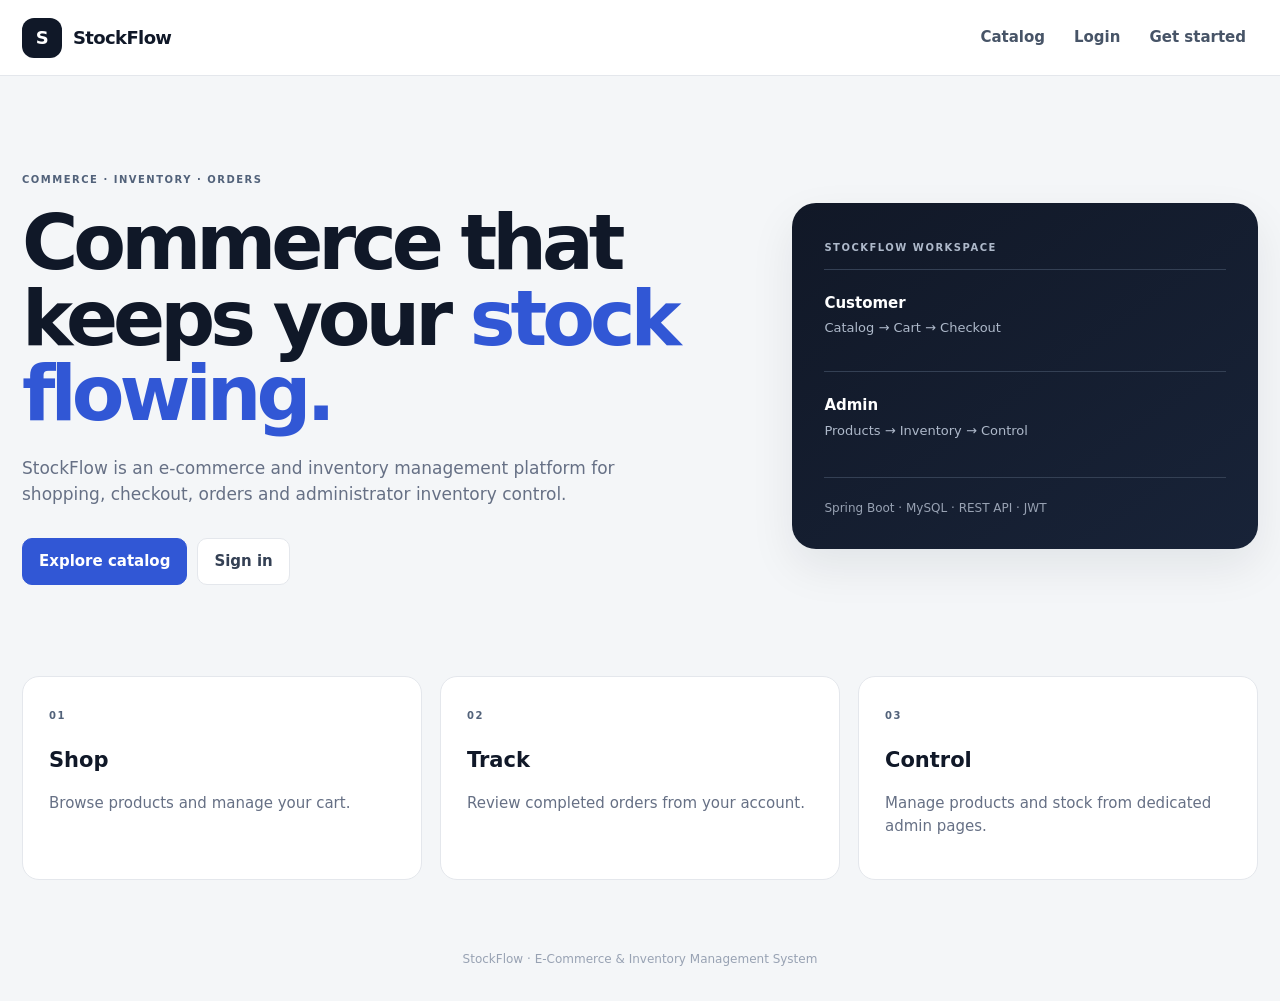
<file: src/main/resources/static/index.html>
<!doctype html><html><head><meta charset="UTF-8"><meta name="viewport" content="width=device-width,initial-scale=1"><title>StockFlow</title><link rel="stylesheet" href="css/style.css"></head><body><header><a class="brand" href="index.html"><b>S</b> StockFlow</a><nav><a href="catalog.html">Catalog</a><a href="login.html">Login</a><a class="dark" href="register.html">Get started</a></nav></header><main class="landing"><section><small>COMMERCE · INVENTORY · ORDERS</small><h1>Commerce that keeps your <em>stock flowing.</em></h1><p>StockFlow is an e-commerce and inventory management platform for shopping, checkout, orders and administrator inventory control.</p><div class="actions"><a class="btn primary" href="catalog.html">Explore catalog</a><a class="btn" href="login.html">Sign in</a></div></section><aside class="hero-panel"><small>STOCKFLOW WORKSPACE</small><div><b>Customer</b><span>Catalog → Cart → Checkout</span></div><div><b>Admin</b><span>Products → Inventory → Control</span></div><div class="tech">Spring Boot · MySQL · REST API · JWT</div></aside></main><section class="features"><article><small>01</small><h2>Shop</h2><p>Browse products and manage your cart.</p></article><article><small>02</small><h2>Track</h2><p>Review completed orders from your account.</p></article><article><small>03</small><h2>Control</h2><p>Manage products and stock from dedicated admin pages.</p></article></section><footer>StockFlow · E-Commerce & Inventory Management System</footer></body></html>
</file>
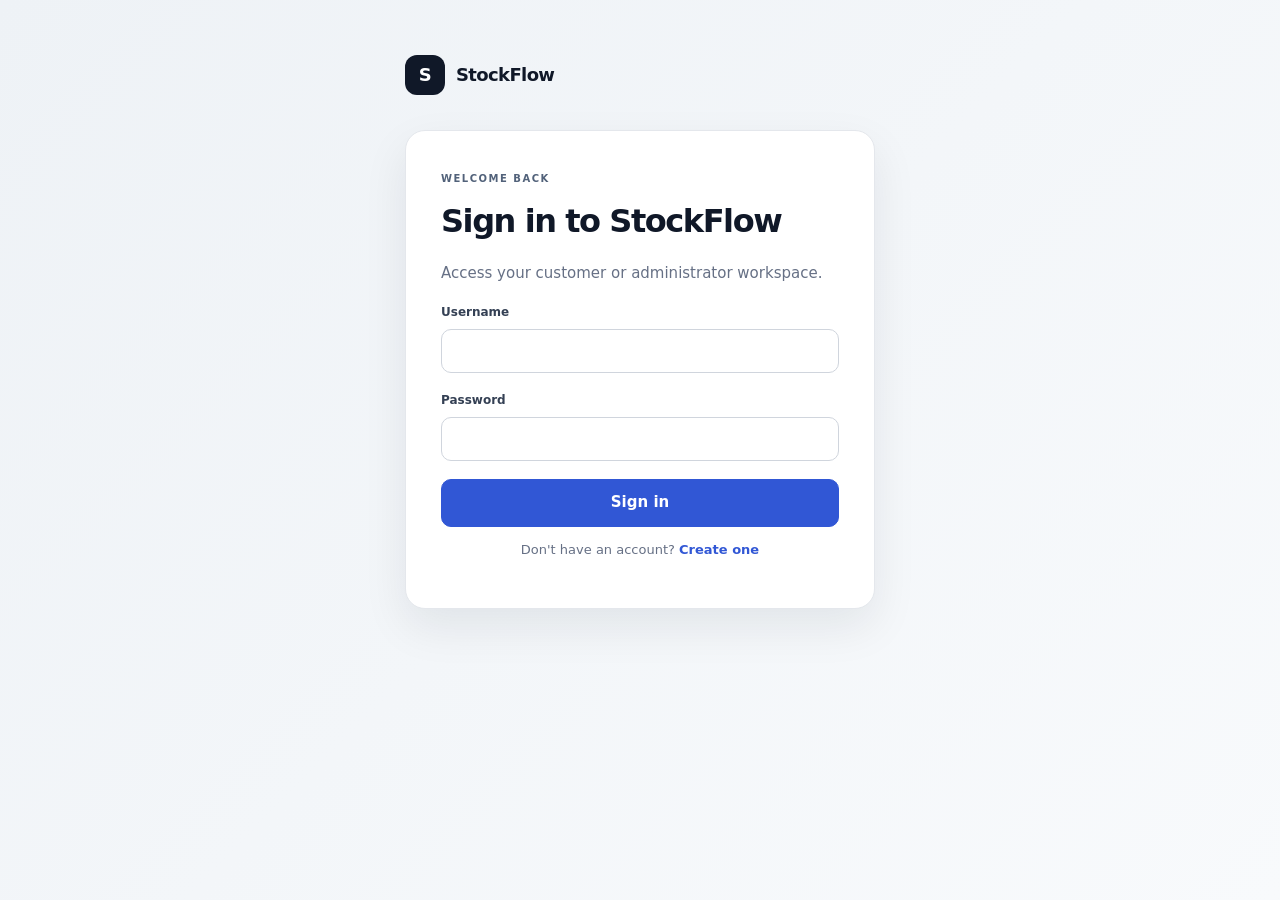
<file: src/main/resources/static/admin-dashboard.html>
<!doctype html><html><head><meta charset="UTF-8"><meta name="viewport" content="width=device-width,initial-scale=1"><title>Admin Dashboard | StockFlow</title><link rel="stylesheet" href="css/style.css"></head><body><header><a class="brand" href="admin-dashboard.html"><b>S</b> StockFlow</a><nav id="nav"></nav></header><main class="page"><div class="page-head"><div><small>ADMIN WORKSPACE</small><h1>Operations dashboard</h1><p>Manage the catalog and keep inventory under control.</p></div></div><section class="admin-cards"><a href="admin-products.html"><small>01 · PRODUCT MANAGEMENT</small><h2>Product Catalog</h2><p>Add new products, restock existing SKUs, update the product catalog, and remove products.</p><b>Manage products →</b></a><a href="admin-inventory.html"><small>02 · STOCK MONITORING</small><h2>Inventory Control</h2><p>Monitor stock levels, identify low-stock products, and review inventory health.</p><b>View inventory →</b></a></section></main><footer>StockFlow · Administrator Workspace</footer><script src="js/api.js"></script><script src="js/auth.js"></script><script>requireAuth('ADMIN')</script></body></html>
</file>
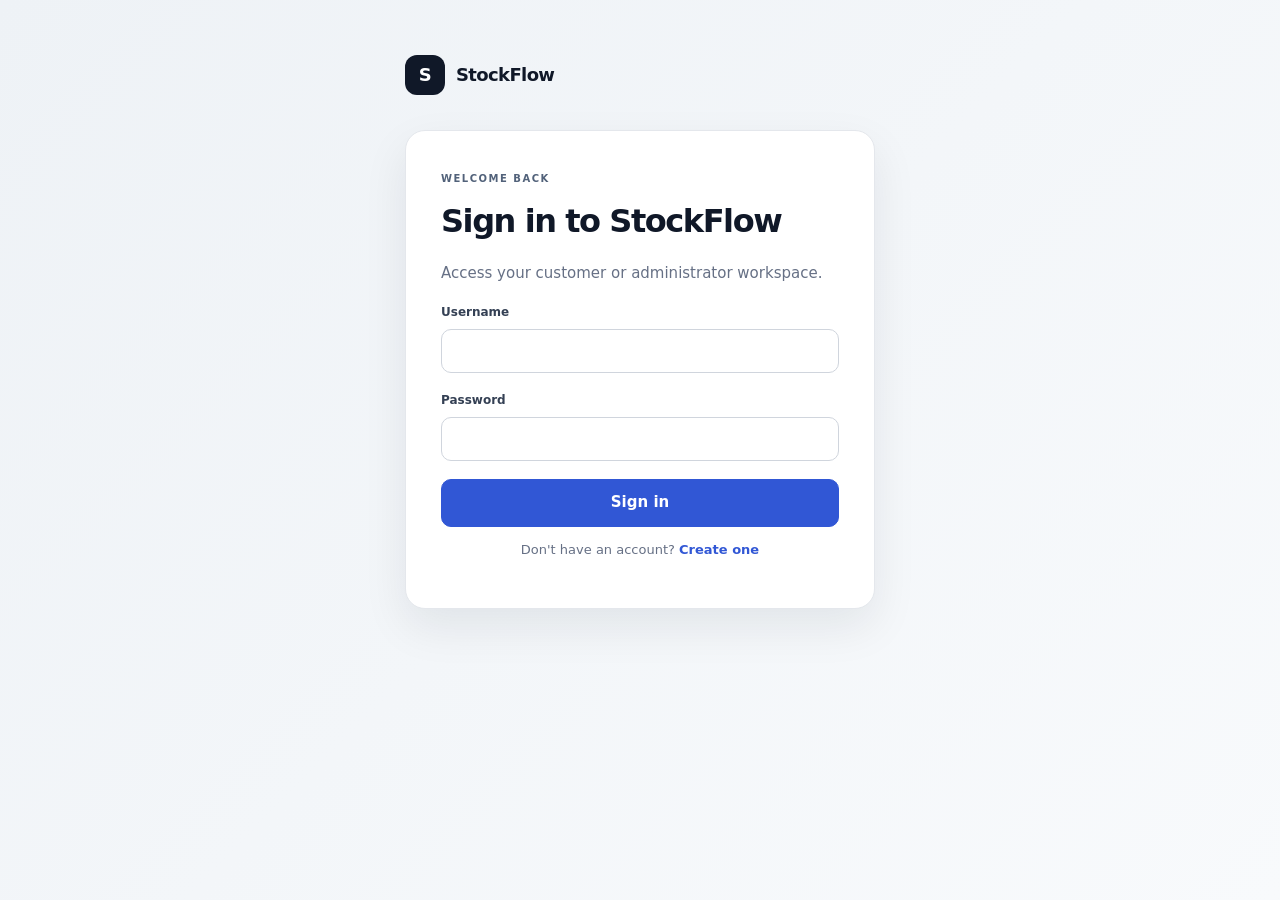
<file: src/main/resources/static/admin-inventory.html>
<!doctype html><html><head><meta charset="UTF-8"><meta name="viewport" content="width=device-width,initial-scale=1"><title>Inventory | StockFlow</title><link rel="stylesheet" href="css/style.css"></head><body><header><a class="brand" href="admin-dashboard.html"><b>S</b> StockFlow</a><nav id="nav"></nav></header><main class="page"><div class="page-head"><div><small>ADMIN · INVENTORY</small><h1>Inventory control</h1><p>Monitor stock levels across the catalog.</p></div><button class="btn" onclick="loadInventory()">Refresh</button></div><section class="stats"><div><span>Total products</span><b id="tp">—</b></div><div><span>Total units</span><b id="tu">—</b></div><div><span>Low stock</span><b id="ls">—</b></div><div><span>Out of stock</span><b id="os">—</b></div></section><section class="table-card"><div class="scroll"><table><thead><tr><th>Product</th><th>SKU</th><th>Price</th><th>Stock</th><th>Status</th></tr></thead><tbody id="inventory"></tbody></table></div></section></main><footer>StockFlow · Inventory Control</footer><script src="js/api.js"></script><script src="js/auth.js"></script><script src="js/admin.js"></script><script>requireAuth('ADMIN')</script></body></html>
</file>
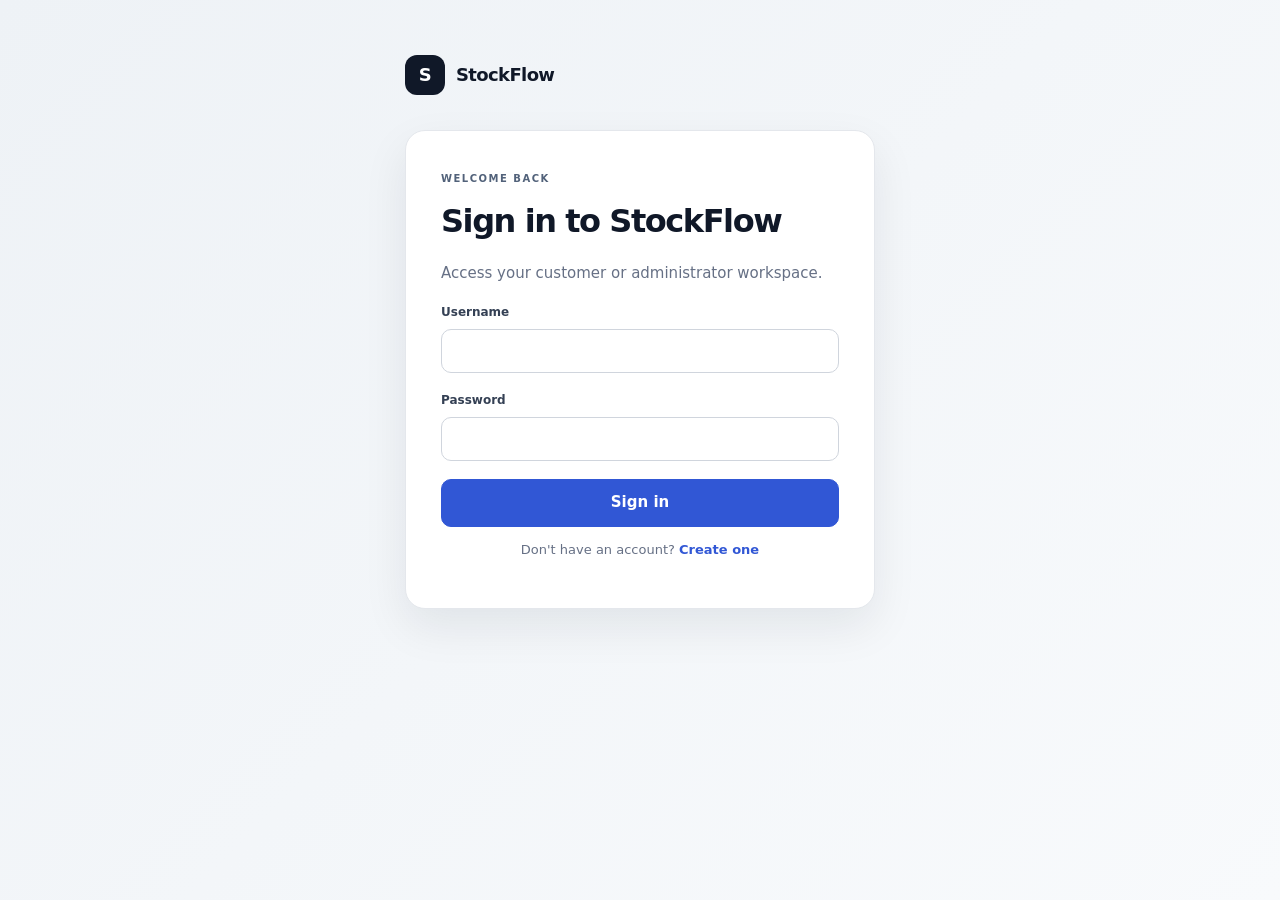
<file: src/main/resources/static/admin-products.html>
<!doctype html>
<html lang="en">

<head>
    <meta charset="UTF-8">
    <meta name="viewport" content="width=device-width, initial-scale=1.0">

    <title>Admin Products | StockFlow</title>

    <link rel="stylesheet" href="css/style.css">
</head>

<body>

    <header>
        <a class="brand" href="admin-dashboard.html">
            <b>S</b> StockFlow
        </a>

        <nav id="nav"></nav>
    </header>


    <main class="page">

        <small>ADMIN · PRODUCTS</small>

        <h1>Product catalog</h1>

        <p>
            Add new products or increase stock using an existing SKU.
        </p>


        <section class="admin-layout">

            <!-- Add / Restock Product -->
            <form id="productForm" class="form-card">

                <h2>Add / Restock</h2>

                <label>
                    SKU
                    <input
                        id="sku"
                        type="text"
                        required
                        placeholder="KB-001"
                    >
                </label>


                <label>
                    Product name
                    <input
                        id="name"
                        type="text"
                        required
                        placeholder="Wireless Keyboard"
                    >
                </label>


                <label>
                    Price (₹)
                    <input
                        id="price"
                        type="number"
                        min=".01"
                        step=".01"
                        required
                        placeholder="1499"
                    >
                </label>


                <label>
                    Stock
                    <input
                        id="stock"
                        type="number"
                        min="0"
                        required
                        placeholder="10"
                    >
                </label>


                <label>
                    Product Image
                    <input
                        id="imageUrl"
                        type="text"
                        placeholder="images/products/keyboard.jpg"
                    >
                </label>

                <small>
                    Example:
                    images/products/keyboard.jpg
                </small>


                <button
                    type="submit"
                    class="btn primary full">
                    Save product
                </button>

            </form>


            <!-- Product Table -->
            <section class="table-card">

                <h2>Products</h2>

                <div class="scroll">

                    <table>

                        <thead>
                            <tr>
                                <th>Product</th>
                                <th>SKU</th>
                                <th>Price</th>
                                <th>Stock</th>
                                <th></th>
                            </tr>
                        </thead>

                        <tbody id="products">
                        </tbody>

                    </table>

                </div>

            </section>

        </section>

    </main>


    <footer>
        StockFlow · Product Management
    </footer>


    <script src="js/api.js"></script>
    <script src="js/auth.js"></script>
    <script src="js/admin.js"></script>

    <script>
        requireAuth('ADMIN');
    </script>

</body>

</html>
</file>
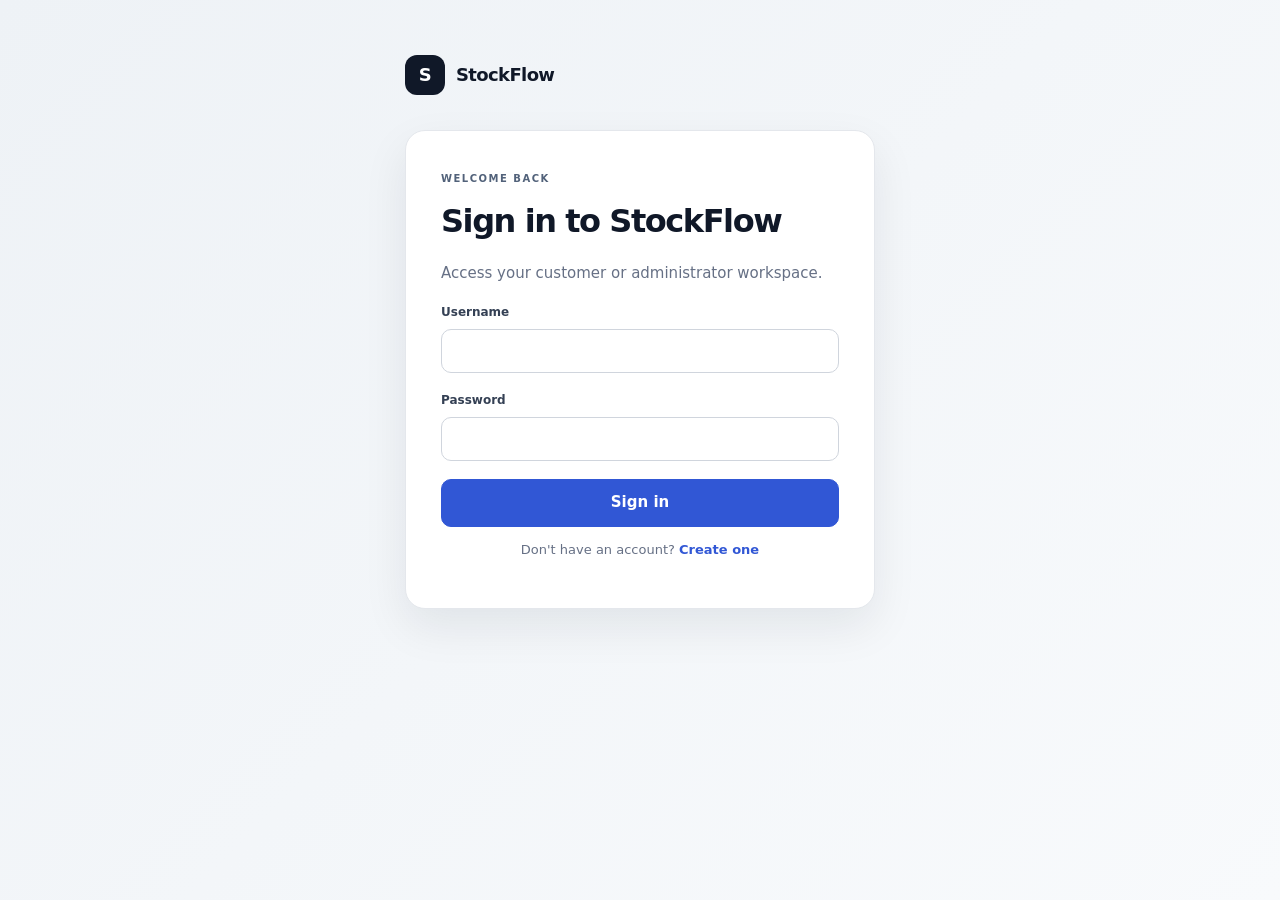
<file: src/main/resources/static/cart.html>
<!doctype html><html><head><meta charset="UTF-8"><meta name="viewport" content="width=device-width,initial-scale=1"><title>Cart | StockFlow</title><link rel="stylesheet" href="css/style.css"></head><body><header><a class="brand" href="catalog.html"><b>S</b> StockFlow</a><nav id="nav"></nav></header><main class="page"><small>CUSTOMER STORE</small><h1>Your cart</h1><p>Review your items before checkout.</p><div class="cart-layout"><section id="cart" class="stack"><div class="empty">Loading cart…</div></section><aside class="summary"><small>ORDER SUMMARY</small><div><span>Items</span><b id="count">0</b></div><div><span>Total</span><b id="total">₹0.00</b></div><button id="checkout" class="btn primary full" onclick="checkout()">Checkout</button></aside></div></main><footer>StockFlow · Shopping Cart</footer><script src="js/api.js"></script><script src="js/auth.js"></script><script src="js/cart.js"></script><script>requireAuth('CUSTOMER')</script></body></html>
</file>
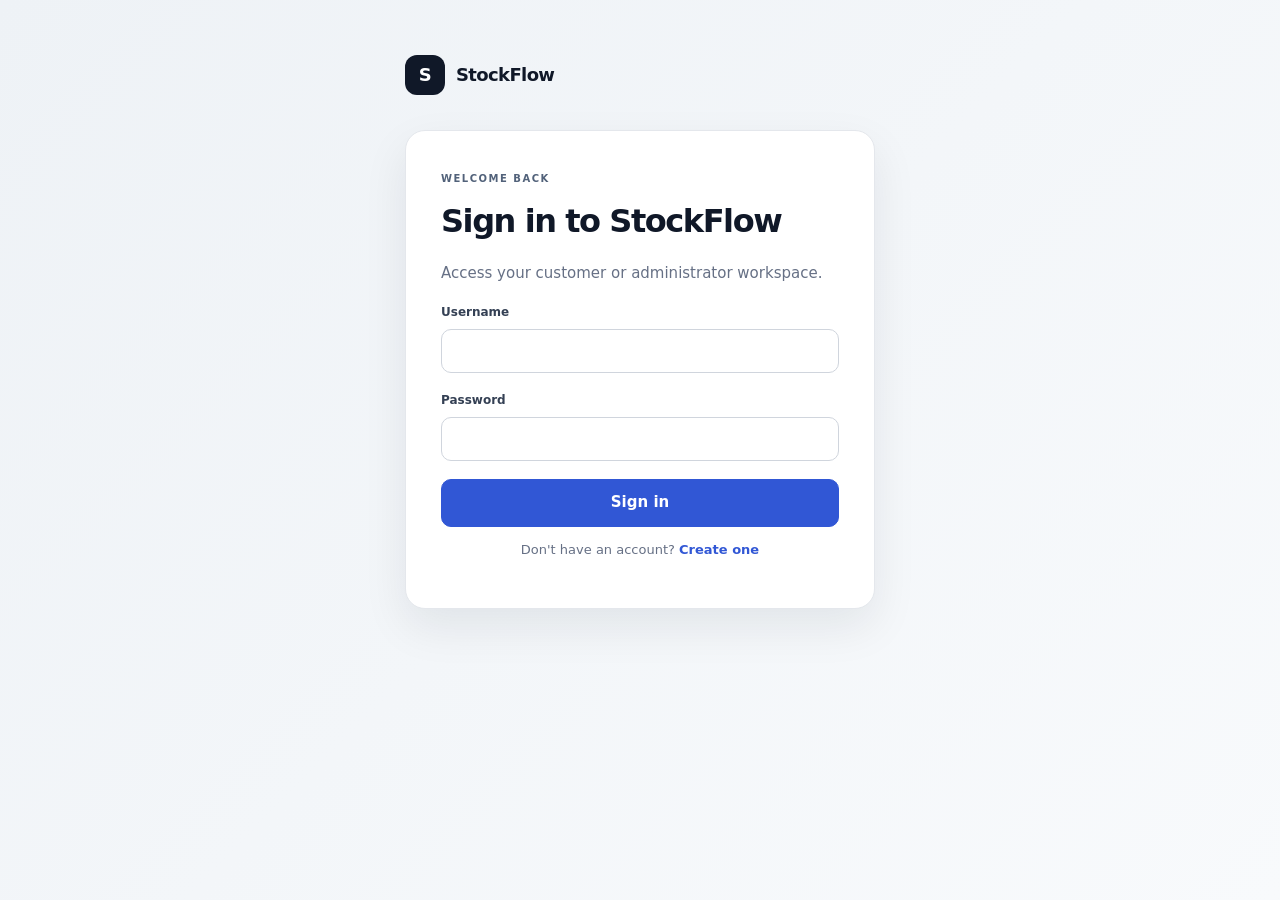
<file: src/main/resources/static/catalog.html>
<!doctype html><html><head><meta charset="UTF-8"><meta name="viewport" content="width=device-width,initial-scale=1"><title>Catalog | StockFlow</title><link rel="stylesheet" href="css/style.css"></head><body><header><a class="brand" href="catalog.html"><b>S</b> StockFlow</a><nav id="nav"></nav></header><main class="page"><div class="page-head"><div><small>CUSTOMER STORE</small><h1>Product catalog</h1><p>Browse current stock and add products to your cart.</p></div><button class="btn" onclick="loadProducts()">Refresh</button></div><section id="products" class="grid"><div class="empty">Loading catalog…</div></section></main><footer>StockFlow · Product Catalog</footer><script src="js/api.js"></script><script src="js/auth.js"></script><script src="js/catalog.js"></script><script>requireAuth('CUSTOMER')</script></body></html>
</file>
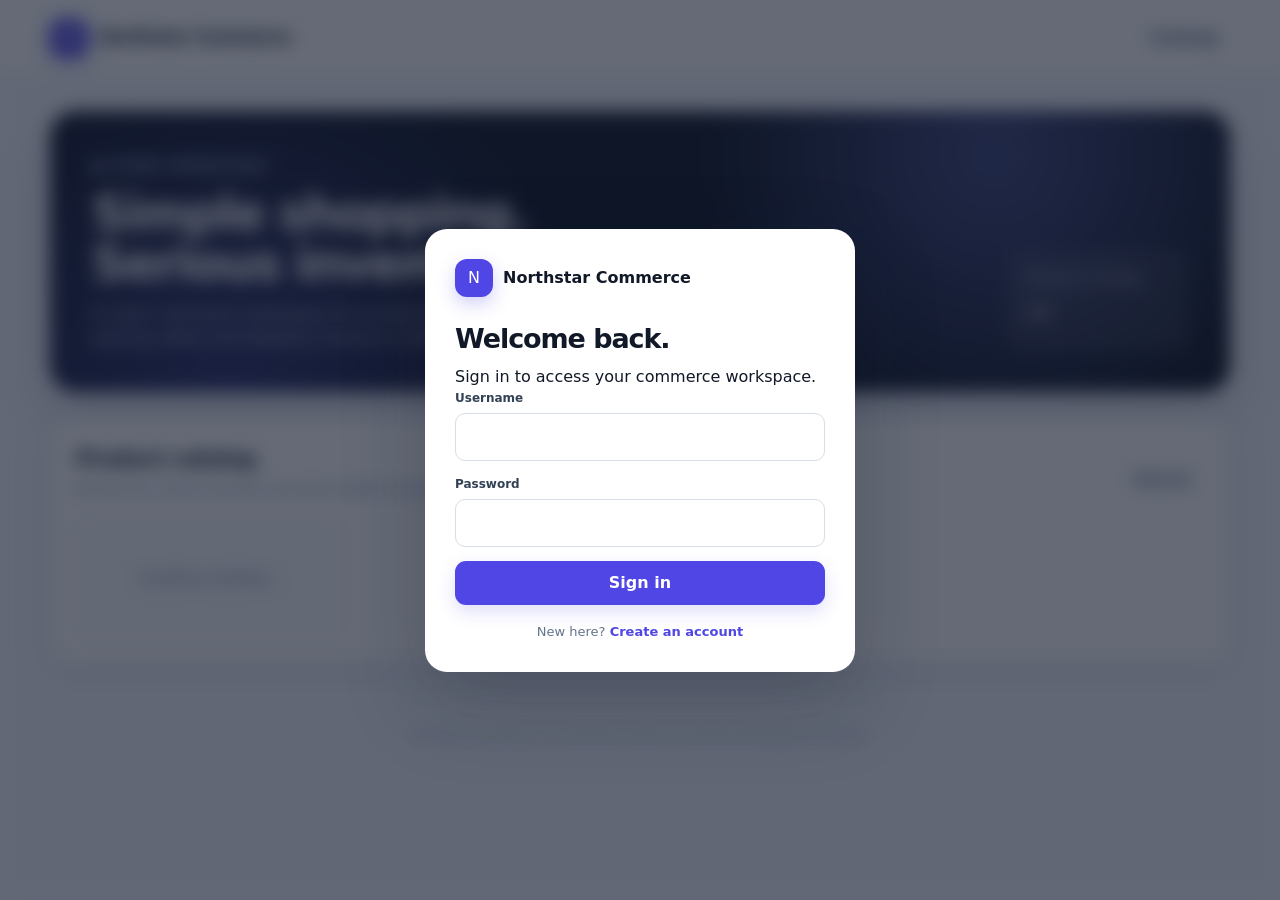
<file: src/main/resources/static/index_old.html>
<!DOCTYPE html>
<html lang="en">
<head>
    <meta charset="UTF-8">
    <meta name="viewport" content="width=device-width, initial-scale=1.0">
    <title>Northstar Commerce | Store & Inventory</title>

    <style>
        :root {
            --bg: #f5f7fb;
            --surface: #ffffff;
            --surface-soft: #f8fafc;
            --text: #111827;
            --muted: #64748b;
            --border: #e2e8f0;
            --primary: #4f46e5;
            --primary-dark: #4338ca;
            --success: #15803d;
            --danger: #dc2626;
            --warning: #b45309;
            --shadow: 0 12px 35px rgba(15, 23, 42, .07);
            --radius: 18px;
        }

        * { box-sizing: border-box; margin: 0; padding: 0; }

        html { scroll-behavior: smooth; }

        body {
            font-family: Inter, ui-sans-serif, system-ui, -apple-system, BlinkMacSystemFont, "Segoe UI", sans-serif;
            background: var(--bg);
            color: var(--text);
            line-height: 1.5;
        }

        button, input { font: inherit; }

        button {
            border: 0;
            cursor: pointer;
        }

        .hidden { display: none !important; }

        .app-header {
            position: sticky;
            top: 0;
            z-index: 50;
            background: rgba(255,255,255,.92);
            backdrop-filter: blur(18px);
            border-bottom: 1px solid var(--border);
        }

        .nav {
            width: min(1180px, calc(100% - 40px));
            min-height: 76px;
            margin: auto;
            display: flex;
            align-items: center;
            justify-content: space-between;
            gap: 24px;
        }

        .brand {
            display: flex;
            align-items: center;
            gap: 12px;
            font-weight: 800;
            letter-spacing: -.03em;
        }

        .brand-mark {
            width: 38px;
            height: 38px;
            display: grid;
            place-items: center;
            border-radius: 12px;
            color: white;
            background: var(--primary);
            box-shadow: 0 7px 18px rgba(79,70,229,.25);
        }

        .brand-name { font-size: 17px; }

        .nav-actions {
            display: flex;
            align-items: center;
            gap: 10px;
        }

        .nav-link {
            background: transparent;
            color: #475569;
            padding: 9px 12px;
            border-radius: 10px;
            font-weight: 650;
        }

        .nav-link:hover { background: #f1f5f9; color: var(--text); }

        .user-chip {
            display: flex;
            align-items: center;
            gap: 9px;
            padding: 7px 10px;
            background: #f8fafc;
            border: 1px solid var(--border);
            border-radius: 12px;
            color: #334155;
            font-size: 13px;
            font-weight: 700;
        }

        .avatar {
            width: 30px;
            height: 30px;
            display: grid;
            place-items: center;
            border-radius: 9px;
            background: #e0e7ff;
            color: #3730a3;
            font-weight: 800;
        }

        .btn {
            min-height: 42px;
            padding: 10px 16px;
            border-radius: 11px;
            font-weight: 750;
            transition: .18s ease;
        }

        .btn:hover { transform: translateY(-1px); }

        .btn-primary {
            color: white;
            background: var(--primary);
            box-shadow: 0 7px 18px rgba(79,70,229,.18);
        }

        .btn-primary:hover { background: var(--primary-dark); }

        .btn-secondary {
            color: #334155;
            background: white;
            border: 1px solid var(--border);
        }

        .btn-secondary:hover { background: #f8fafc; }

        .btn-danger {
            color: #991b1b;
            background: #fef2f2;
            border: 1px solid #fecaca;
        }

        .btn-success {
            color: white;
            background: #15803d;
        }

        .btn-small {
            min-height: 36px;
            padding: 8px 12px;
            font-size: 13px;
        }

        .page {
            width: min(1180px, calc(100% - 40px));
            margin: 0 auto;
            padding: 34px 0 55px;
        }

        .hero {
            min-height: 270px;
            padding: 42px;
            border-radius: 26px;
            color: white;
            background:
                radial-gradient(circle at 80% 15%, rgba(129,140,248,.42), transparent 30%),
                radial-gradient(circle at 15% 100%, rgba(99,102,241,.35), transparent 35%),
                #111827;
            display: flex;
            align-items: flex-end;
            justify-content: space-between;
            gap: 30px;
            overflow: hidden;
            box-shadow: 0 22px 50px rgba(15,23,42,.15);
        }

        .hero-copy { max-width: 680px; }

        .eyebrow {
            display: inline-flex;
            align-items: center;
            gap: 7px;
            color: #c7d2fe;
            font-size: 12px;
            font-weight: 800;
            letter-spacing: .12em;
            text-transform: uppercase;
            margin-bottom: 13px;
        }

        .hero h1 {
            font-size: clamp(30px, 5vw, 48px);
            line-height: 1.05;
            letter-spacing: -.045em;
            margin-bottom: 13px;
        }

        .hero p {
            color: #cbd5e1;
            max-width: 600px;
            font-size: 16px;
        }

        .hero-stat {
            min-width: 180px;
            padding: 18px;
            border: 1px solid rgba(255,255,255,.14);
            background: rgba(255,255,255,.08);
            border-radius: 17px;
        }

        .hero-stat span {
            display: block;
            color: #cbd5e1;
            font-size: 12px;
            margin-bottom: 4px;
        }

        .hero-stat strong { font-size: 26px; }

        .section {
            margin-top: 26px;
            background: var(--surface);
            border: 1px solid var(--border);
            border-radius: var(--radius);
            box-shadow: var(--shadow);
            padding: 25px;
        }

        .section-head {
            display: flex;
            align-items: flex-end;
            justify-content: space-between;
            gap: 15px;
            margin-bottom: 21px;
        }

        .section-title {
            font-size: 21px;
            letter-spacing: -.025em;
        }

        .section-subtitle {
            color: var(--muted);
            font-size: 13px;
            margin-top: 4px;
        }

        .product-grid {
            display: grid;
            grid-template-columns: repeat(auto-fill, minmax(245px, 1fr));
            gap: 17px;
        }

        .product-card {
            border: 1px solid var(--border);
            border-radius: 16px;
            padding: 19px;
            background: white;
            transition: .2s ease;
        }

        .product-card:hover {
            transform: translateY(-3px);
            box-shadow: 0 14px 30px rgba(15,23,42,.09);
            border-color: #c7d2fe;
        }

        .product-top {
            display: flex;
            justify-content: space-between;
            gap: 10px;
            align-items: flex-start;
            margin-bottom: 19px;
        }

        .product-icon {
            width: 45px;
            height: 45px;
            display: grid;
            place-items: center;
            border-radius: 13px;
            background: #eef2ff;
            color: #4338ca;
            font-size: 18px;
            font-weight: 900;
        }

        .badge {
            display: inline-flex;
            align-items: center;
            border-radius: 999px;
            padding: 5px 9px;
            font-size: 11px;
            font-weight: 800;
        }

        .badge-success { color: #166534; background: #dcfce7; }
        .badge-danger { color: #991b1b; background: #fee2e2; }
        .badge-admin { color: #3730a3; background: #e0e7ff; }

        .product-name {
            font-size: 17px;
            margin-bottom: 5px;
            letter-spacing: -.02em;
        }

        .sku {
            color: var(--muted);
            font-size: 12px;
            font-family: ui-monospace, SFMono-Regular, Menlo, monospace;
        }

        .product-price {
            margin: 19px 0 4px;
            font-size: 22px;
            font-weight: 850;
            letter-spacing: -.03em;
        }

        .stock-line {
            color: var(--muted);
            font-size: 13px;
            margin-bottom: 17px;
        }

        .product-actions {
            display: flex;
            gap: 8px;
            flex-wrap: wrap;
        }

        .product-actions .btn { flex: 1; min-width: 105px; }

        .admin-grid {
            display: grid;
            grid-template-columns: 1fr 1.35fr;
            gap: 22px;
        }

        .form-grid {
            display: grid;
            grid-template-columns: 1fr 1fr;
            gap: 14px;
        }

        .field { margin-bottom: 14px; }
        .field.full { grid-column: 1 / -1; }

        .field label {
            display: block;
            margin-bottom: 6px;
            color: #334155;
            font-size: 12px;
            font-weight: 800;
        }

        .field input {
            width: 100%;
            border: 1px solid #d7dee8;
            background: white;
            border-radius: 10px;
            padding: 11px 12px;
            outline: none;
            color: var(--text);
        }

        .field input:focus {
            border-color: #818cf8;
            box-shadow: 0 0 0 3px #e0e7ff;
        }

        .table-wrap { overflow-x: auto; }

        table {
            width: 100%;
            border-collapse: collapse;
            min-width: 620px;
        }

        th, td {
            text-align: left;
            padding: 13px 10px;
            border-bottom: 1px solid var(--border);
            font-size: 13px;
        }

        th {
            color: var(--muted);
            font-size: 11px;
            text-transform: uppercase;
            letter-spacing: .08em;
        }

        td strong { font-weight: 800; }

        .cart-layout {
            display: grid;
            grid-template-columns: 1.5fr .8fr;
            gap: 20px;
        }

        .cart-list { display: grid; gap: 10px; }

        .cart-item {
            display: grid;
            grid-template-columns: 1fr auto auto;
            align-items: center;
            gap: 16px;
            padding: 15px;
            border: 1px solid var(--border);
            border-radius: 13px;
        }

        .cart-item-title { font-weight: 800; }
        .cart-item-meta { color: var(--muted); font-size: 12px; }

        .qty-control {
            display: flex;
            align-items: center;
            gap: 7px;
        }

        .qty-control button {
            width: 31px;
            height: 31px;
            border: 1px solid var(--border);
            background: white;
            border-radius: 8px;
            font-weight: 800;
        }

        .qty-value {
            min-width: 24px;
            text-align: center;
            font-weight: 800;
        }

        .cart-summary {
            align-self: start;
            padding: 19px;
            border: 1px solid var(--border);
            border-radius: 15px;
            background: var(--surface-soft);
        }

        .summary-row {
            display: flex;
            justify-content: space-between;
            gap: 15px;
            margin-bottom: 12px;
            color: #475569;
            font-size: 13px;
        }

        .summary-total {
            display: flex;
            justify-content: space-between;
            border-top: 1px solid var(--border);
            padding-top: 14px;
            margin-top: 13px;
            font-size: 19px;
            font-weight: 850;
        }

        .empty {
            padding: 45px 20px;
            text-align: center;
            border: 1px dashed #cbd5e1;
            border-radius: 14px;
            color: var(--muted);
            background: #fafbfc;
        }

        .empty-icon {
            font-size: 28px;
            margin-bottom: 8px;
        }

        .message {
            position: fixed;
            right: 22px;
            bottom: 22px;
            z-index: 300;
            max-width: 390px;
            padding: 14px 17px;
            border-radius: 13px;
            color: white;
            box-shadow: 0 14px 35px rgba(15,23,42,.22);
            opacity: 0;
            transform: translateY(12px);
            pointer-events: none;
            transition: .22s ease;
        }

        .message.show {
            opacity: 1;
            transform: translateY(0);
        }

        .message.success { background: #166534; }
        .message.error { background: #991b1b; }

        .auth-overlay {
            position: fixed;
            inset: 0;
            z-index: 200;
            display: grid;
            place-items: center;
            padding: 20px;
            background: rgba(15,23,42,.64);
            backdrop-filter: blur(9px);
        }

        .auth-card {
            width: min(430px, 100%);
            background: white;
            border-radius: 22px;
            padding: 30px;
            box-shadow: 0 30px 80px rgba(15,23,42,.25);
        }

        .auth-brand {
            display: flex;
            align-items: center;
            gap: 10px;
            margin-bottom: 22px;
        }

        .auth-card h2 {
            font-size: 27px;
            letter-spacing: -.04em;
            margin-bottom: 6px;
        }

        .auth-card > p {
            color: var(--muted);
            font-size: 13px;
            margin-bottom: 22px;
        }

        .auth-error {
            display: none;
            align-items: flex-start;
            gap: 9px;
            margin: 0 0 15px;
            padding: 11px 12px;
            border: 1px solid #fecaca;
            border-radius: 11px;
            background: #fff1f2;
            color: #991b1b;
            font-size: 13px;
            font-weight: 650;
            line-height: 1.4;
        }

        .auth-error.show {
            display: flex;
        }

        .auth-error-icon {
            flex: 0 0 auto;
            width: 20px;
            height: 20px;
            display: grid;
            place-items: center;
            border-radius: 50%;
            background: #fee2e2;
            color: #b91c1c;
            font-size: 12px;
            font-weight: 900;
        }

        .auth-switch {
            margin-top: 17px;
            text-align: center;
            color: var(--muted);
            font-size: 13px;
        }

        .auth-switch button {
            background: none;
            color: var(--primary);
            font-weight: 800;
        }

        .loading {
            display: inline-flex;
            align-items: center;
            gap: 8px;
        }

        .spinner {
            width: 15px;
            height: 15px;
            border: 2px solid rgba(255,255,255,.4);
            border-top-color: white;
            border-radius: 50%;
            animation: spin .7s linear infinite;
        }

        @keyframes spin { to { transform: rotate(360deg); } }

        footer {
            width: min(1180px, calc(100% - 40px));
            margin: auto;
            padding: 10px 0 35px;
            color: #94a3b8;
            text-align: center;
            font-size: 12px;
        }

        @media (max-width: 850px) {
            .hero { padding: 30px; align-items: flex-start; flex-direction: column; }
            .hero-stat { min-width: 150px; }
            .admin-grid, .cart-layout { grid-template-columns: 1fr; }
        }

        @media (max-width: 650px) {
            .nav { width: min(100% - 24px, 1180px); min-height: 68px; }
            .page { width: min(100% - 24px, 1180px); padding-top: 18px; }
            .nav-link { display: none; }
            .user-chip span:not(.avatar) { display: none; }
            .hero { border-radius: 19px; padding: 25px; }
            .section { padding: 18px; border-radius: 15px; }
            .form-grid { grid-template-columns: 1fr; }
            .field.full { grid-column: auto; }
            .cart-item { grid-template-columns: 1fr; gap: 10px; }
            .cart-item .btn { width: 100%; }
            .product-grid { grid-template-columns: 1fr; }
        }
    </style>
</head>

<body>

<header class="app-header">
    <nav class="nav">
        <div class="brand">
            <div class="brand-mark">N</div>
            <div class="brand-name">Northstar Commerce</div>
        </div>

        <div class="nav-actions">
            <button class="nav-link" onclick="scrollToSection('catalogSection')">Catalog</button>
            <button class="nav-link customer-only" onclick="scrollToSection('cartSection')">Cart</button>
            <button class="nav-link customer-only" onclick="scrollToSection('ordersSection')">Orders</button>
            <div id="userChip" class="user-chip hidden">
                <div id="avatar" class="avatar">U</div>
                <span id="userLabel">User</span>
            </div>
            <button id="logoutBtn" class="btn btn-secondary btn-small hidden" onclick="logout()">Log out</button>
        </div>
    </nav>
</header>

<main class="page">

    <section class="hero">
        <div class="hero-copy">
            <div class="eyebrow">● Store operations</div>
            <h1>Simple shopping.<br>Serious inventory.</h1>
            <p>A clean commerce workspace for browsing products, managing a cart, placing orders and keeping inventory under control.</p>
        </div>
        <div class="hero-stat">
            <span>Products in catalog</span>
            <strong id="heroProductCount">—</strong>
        </div>
    </section>

    <section id="catalogSection" class="section">
        <div class="section-head">
            <div>
                <h2 class="section-title">Product catalog</h2>
                <p class="section-subtitle">Browse the current inventory and add available items to your cart.</p>
            </div>
            <button class="btn btn-secondary btn-small" onclick="loadProducts()">Refresh</button>
        </div>
        <div id="products" class="product-grid">
            <div class="empty">Loading catalog…</div>
        </div>
    </section>

    <section id="adminSection" class="section hidden">
        <div class="section-head">
            <div>
                <h2 class="section-title">Inventory control</h2>
                <p class="section-subtitle">Administrator tools for adding stock and maintaining the catalog.</p>
            </div>
            <span class="badge badge-admin">ADMIN</span>
        </div>

        <div class="admin-grid">
            <form id="productForm">
                <div class="form-grid">
                    <div class="field">
                        <label for="productSku">SKU</label>
                        <input id="productSku" type="text" placeholder="KB-001" required>
                    </div>
                    <div class="field">
                        <label for="productName">Product name</label>
                        <input id="productName" type="text" placeholder="Wireless Keyboard" required>
                    </div>
                    <div class="field">
                        <label for="productPrice">Price (₹)</label>
                        <input id="productPrice" type="number" min="0.01" step="0.01" placeholder="1299" required>
                    </div>
                    <div class="field">
                        <label for="productStock">Stock</label>
                        <input id="productStock" type="number" min="0" step="1" placeholder="25" required>
                    </div>
                    <div class="field full">
                        <button class="btn btn-primary" style="width:100%" type="submit">Add / Restock product</button>
                    </div>
                </div>
            </form>

            <div class="table-wrap">
                <table>
                    <thead>
                        <tr>
                            <th>Product</th>
                            <th>SKU</th>
                            <th>Price</th>
                            <th>Stock</th>
                            <th></th>
                        </tr>
                    </thead>
                    <tbody id="adminInventory"></tbody>
                </table>
            </div>
        </div>
    </section>

    <section id="cartSection" class="section customer-only">
        <div class="section-head">
            <div>
                <h2 class="section-title">Your cart</h2>
                <p class="section-subtitle">Review quantities before checking out.</p>
            </div>
            <button class="btn btn-secondary btn-small" onclick="loadCart()">Refresh</button>
        </div>

        <div class="cart-layout">
            <div id="cartList" class="cart-list">
                <div class="empty">Your cart is empty.</div>
            </div>

            <aside class="cart-summary">
                <div class="summary-row">
                    <span>Items</span>
                    <strong id="cartItemCount">0</strong>
                </div>
                <div class="summary-row">
                    <span>Subtotal</span>
                    <strong id="cartSubtotal">₹0.00</strong>
                </div>
                <div class="summary-total">
                    <span>Total</span>
                    <span id="cartTotal">₹0.00</span>
                </div>
                <button id="checkoutBtn" class="btn btn-success" style="width:100%; margin-top:18px" onclick="checkout()">Checkout</button>
            </aside>
        </div>
    </section>

    <section id="ordersSection" class="section customer-only">
        <div class="section-head">
            <div>
                <h2 class="section-title">Order history</h2>
                <p class="section-subtitle">Orders placed by your account.</p>
            </div>
            <button class="btn btn-secondary btn-small" onclick="loadOrders()">Refresh</button>
        </div>

        <div class="table-wrap">
            <table>
                <thead>
                    <tr>
                        <th>Order ID</th>
                        <th>User ID</th>
                        <th>Total</th>
                    </tr>
                </thead>
                <tbody id="ordersBody"></tbody>
            </table>
        </div>
    </section>

</main>

<footer>
    Northstar Commerce · E-Commerce Order & Inventory Management System
</footer>

<div id="message" class="message"></div>

<div id="authOverlay" class="auth-overlay">
    <div class="auth-card">
        <div class="auth-brand">
            <div class="brand-mark">N</div>
            <strong>Northstar Commerce</strong>
        </div>

        <div id="loginPanel">
            <h2>Welcome back.</h2>
            <p>Sign in to access your commerce workspace.</p>

            <form id="loginForm">
                <div class="field">
                    <label for="loginUsername">Username</label>
                    <input id="loginUsername" type="text" autocomplete="username" required>
                </div>
                <div class="field">
                    <label for="loginPassword">Password</label>
                    <input id="loginPassword" type="password" autocomplete="current-password" required>
                </div>

                <div id="loginError" class="auth-error" role="alert" aria-live="polite">
                    <span class="auth-error-icon">!</span>
                    <span id="loginErrorText"></span>
                </div>

                <button id="loginBtn" class="btn btn-primary" style="width:100%" type="submit">Sign in</button>
            </form>

            <div class="auth-switch">
                New here?
                <button type="button" onclick="showRegister()">Create an account</button>
            </div>
        </div>

        <div id="registerPanel" class="hidden">
            <h2>Create account.</h2>
            <p>Your new account will be created with customer access.</p>

            <form id="registerForm">
                <div class="field">
                    <label for="registerUsername">Username</label>
                    <input id="registerUsername" type="text" autocomplete="username" required>
                </div>
                <div class="field">
                    <label for="registerPassword">Password</label>
                    <input id="registerPassword" type="password" autocomplete="new-password" required>
                </div>

                <div id="registerError" class="auth-error" role="alert" aria-live="polite">
                    <span class="auth-error-icon">!</span>
                    <span id="registerErrorText"></span>
                </div>

                <button id="registerBtn" class="btn btn-primary" style="width:100%" type="submit">Create account</button>
            </form>

            <div class="auth-switch">
                Already have an account?
                <button type="button" onclick="showLogin()">Sign in</button>
            </div>
        </div>
    </div>
</div>

<script>
    const API_URL = "http://localhost:8080/api";

    let currentUser = null;
    let productsCache = [];

    function getToken() {
        return localStorage.getItem("ecommerce_token");
    }

    function getStoredUser() {
        try {
            return JSON.parse(localStorage.getItem("ecommerce_user"));
        } catch {
            return null;
        }
    }

    function saveSession(data) {
        localStorage.setItem("ecommerce_token", data.token);
        currentUser = {
            id: data.id,
            username: data.username,
            role: data.role
        };
        localStorage.setItem("ecommerce_user", JSON.stringify(currentUser));
    }

    function clearSession() {
        localStorage.removeItem("ecommerce_token");
        localStorage.removeItem("ecommerce_user");
        currentUser = null;
    }

    async function readResponse(response) {
        const text = await response.text();
        if (!text) return null;

        try {
            return JSON.parse(text);
        } catch {
            return text;
        }
    }

    async function apiFetch(path, options = {}) {
        const headers = { ...(options.headers || {}) };

        const token = getToken();
        if (token) {
            headers.Authorization = "Bearer " + token;
        }

        if (options.body && !headers["Content-Type"]) {
            headers["Content-Type"] = "application/json";
        }

        const response = await fetch(API_URL + path, {
            ...options,
            headers
        });

        const data = await readResponse(response);

        if (response.status === 401) {
            clearSession();
            updateUI();
            throw new Error("Your session has expired. Please sign in again.");
        }

        if (response.status === 403) {
            throw new Error("You do not have permission to perform this action.");
        }

        if (!response.ok) {
            const message =
                typeof data === "object" && data?.message
                    ? data.message
                    : typeof data === "string"
                        ? data
                        : "Request failed.";
            throw new Error(message);
        }

        return data;
    }

    function showMessage(message, type = "success") {
        const box = document.getElementById("message");
        box.textContent = message;
        box.className = "message " + type + " show";

        clearTimeout(window.messageTimer);
        window.messageTimer = setTimeout(() => {
            box.className = "message";
        }, 3500);
    }

    function formatCurrency(value) {
        return "₹" + Number(value || 0).toLocaleString("en-IN", {
            minimumFractionDigits: 2,
            maximumFractionDigits: 2
        });
    }

    function scrollToSection(id) {
        document.getElementById(id)?.scrollIntoView({ behavior: "smooth", block: "start" });
    }

    function showLogin() {
        document.getElementById("loginPanel").classList.remove("hidden");
        document.getElementById("registerPanel").classList.add("hidden");
        clearAuthError("login");
        clearAuthError("register");
    }

    function showRegister() {
        document.getElementById("loginPanel").classList.add("hidden");
        document.getElementById("registerPanel").classList.remove("hidden");
        clearAuthError("login");
        clearAuthError("register");
    }

    function clearAuthError(type) {
        const box = document.getElementById(type + "Error");
        const text = document.getElementById(type + "ErrorText");

        if (box) box.classList.remove("show");
        if (text) text.textContent = "";
    }

    function showAuthError(type, message) {
        const box = document.getElementById(type + "Error");
        const text = document.getElementById(type + "ErrorText");

        if (!box || !text) return;

        text.textContent = message;
        box.classList.add("show");
    }

    function updateUI() {
        const loggedIn = !!getToken() && !!currentUser;

        document.getElementById("authOverlay").classList.toggle("hidden", loggedIn);
        document.getElementById("logoutBtn").classList.toggle("hidden", !loggedIn);
        document.getElementById("userChip").classList.toggle("hidden", !loggedIn);
        document.getElementById("adminSection").classList.toggle(
            "hidden",
            !loggedIn || currentUser.role !== "ADMIN"
        );

        document.querySelectorAll(".customer-only").forEach(el => {
            el.classList.toggle("hidden", !loggedIn || currentUser.role !== "CUSTOMER");
        });

        if (loggedIn) {
            const initial = (currentUser.username || "U").charAt(0).toUpperCase();
            document.getElementById("avatar").textContent = initial;
            document.getElementById("userLabel").textContent =
                currentUser.username + " · " + currentUser.role;

            loadProducts();
            if (currentUser.role === "CUSTOMER") {
                loadCart();
                loadOrders();
            }
        }
    }

    async function login(username, password) {
        const data = await apiFetch("/auth/login", {
            method: "POST",
            body: JSON.stringify({ username, password })
        });

        if (!data || !data.token) {
            throw new Error("Login succeeded but no JWT token was returned by the server.");
        }

        saveSession(data);
        clearAuthError("login");
        updateUI();
        showMessage("Welcome back, " + data.username + ".", "success");
    }

    async function register(username, password) {
        const data = await apiFetch("/auth/register", {
            method: "POST",
            body: JSON.stringify({ username, password })
        });

        showMessage("Account created. Please sign in.", "success");
        document.getElementById("loginUsername").value = username;
        document.getElementById("loginPassword").value = "";
        showLogin();
    }

    document.getElementById("loginForm").addEventListener("submit", async event => {
        event.preventDefault();

        clearAuthError("login");

        const button = document.getElementById("loginBtn");
        button.disabled = true;
        button.innerHTML = '<span class="loading"><span class="spinner"></span>Signing in…</span>';

        try {
            await login(
                document.getElementById("loginUsername").value.trim(),
                document.getElementById("loginPassword").value
            );
        } catch (error) {
            showAuthError("login", error.message);
        } finally {
            button.disabled = false;
            button.textContent = "Sign in";
        }
    });

    document.getElementById("registerForm").addEventListener("submit", async event => {
        event.preventDefault();

        clearAuthError("register");

        const username = document.getElementById("registerUsername").value.trim();
        const password = document.getElementById("registerPassword").value;

        if (password.length < 6) {
            showAuthError("register", "Password must contain at least 6 characters.");
            return;
        }

        const button = document.getElementById("registerBtn");
        button.disabled = true;
        button.textContent = "Creating account…";

        try {
            await register(username, password);
        } catch (error) {
            showAuthError("register", error.message);
        } finally {
            button.disabled = false;
            button.textContent = "Create account";
        }
    });

    function logout() {
        clearSession();
        productsCache = [];
        document.getElementById("products").innerHTML =
            '<div class="empty"><div class="empty-icon">◌</div>Sign in to view the catalog.</div>';
        document.getElementById("heroProductCount").textContent = "—";
        document.getElementById("cartList").innerHTML = "";
        document.getElementById("ordersBody").innerHTML = "";
        updateUI();
        showLogin();
        showMessage("You have been signed out.", "success");
    }

    async function loadProducts() {
        const container = document.getElementById("products");

        try {
            const products = await apiFetch("/products");
            productsCache = Array.isArray(products) ? products : [];
            document.getElementById("heroProductCount").textContent = productsCache.length;

            if (!productsCache.length) {
                container.innerHTML =
                    '<div class="empty"><div class="empty-icon">□</div>No products are currently listed.</div>';
                renderAdminInventory();
                return;
            }

            container.innerHTML = productsCache.map(product => {
                const inStock = Number(product.stock) > 0;

                return `
                    <article class="product-card">
                        <div class="product-top">
                            <div class="product-icon">${escapeHtml((product.name || "P").charAt(0).toUpperCase())}</div>
                            <span class="badge ${inStock ? "badge-success" : "badge-danger"}">
                                ${inStock ? "In stock" : "Out of stock"}
                            </span>
                        </div>

                        <h3 class="product-name">${escapeHtml(product.name)}</h3>
                        <div class="sku">${escapeHtml(product.sku)}</div>

                        <div class="product-price">${formatCurrency(product.price)}</div>
                        <div class="stock-line">
                            ${inStock ? Number(product.stock) + " units available" : "Currently unavailable"}
                        </div>

                        <div class="product-actions">
                            ${
                                currentUser?.role === "CUSTOMER" && inStock
                                    ? `<button class="btn btn-primary btn-small" onclick="addToCart(${product.id})">Add to cart</button>`
                                    : ""
                            }
                            ${
                                currentUser?.role === "CUSTOMER" && inStock
                                    ? `<button class="btn btn-secondary btn-small" onclick="placeOrder(${product.id})">Buy now</button>`
                                    : ""
                            }
                            ${
                                currentUser?.role === "ADMIN"
                                    ? `<button class="btn btn-danger btn-small" onclick="deleteProduct(${product.id})">Delete</button>`
                                    : ""
                            }
                        </div>
                    </article>
                `;
            }).join("");

            renderAdminInventory();
        } catch (error) {
            container.innerHTML =
                `<div class="empty"><div class="empty-icon">!</div>${escapeHtml(error.message)}</div>`;
        }
    }

    document.getElementById("productForm").addEventListener("submit", async event => {
        event.preventDefault();

        const product = {
            sku: document.getElementById("productSku").value.trim(),
            name: document.getElementById("productName").value.trim(),
            price: parseFloat(document.getElementById("productPrice").value),
            stock: parseInt(document.getElementById("productStock").value)
        };

        try {
            await apiFetch("/product", {
                method: "POST",
                body: JSON.stringify(product)
            });

            document.getElementById("productForm").reset();
            showMessage("Product added / stock updated successfully.", "success");
            await loadProducts();
        } catch (error) {
            showMessage(error.message, "error");
        }
    });

    function renderAdminInventory() {
        const body = document.getElementById("adminInventory");
        if (!body || currentUser?.role !== "ADMIN") return;

        body.innerHTML = productsCache.length
            ? productsCache.map(product => `
                <tr>
                    <td><strong>${escapeHtml(product.name)}</strong></td>
                    <td>${escapeHtml(product.sku)}</td>
                    <td>${formatCurrency(product.price)}</td>
                    <td>${product.stock}</td>
                    <td>
                        <button class="btn btn-danger btn-small" onclick="deleteProduct(${product.id})">Delete</button>
                    </td>
                </tr>
            `).join("")
            : `<tr><td colspan="5">No products found.</td></tr>`;
    }

    async function deleteProduct(productId) {
        if (!confirm("Delete this product from the catalog?")) return;

        try {
            await apiFetch("/product/" + productId, { method: "DELETE" });
            showMessage("Product deleted successfully.", "success");
            await loadProducts();
        } catch (error) {
            showMessage(error.message, "error");
        }
    }

    async function addToCart(productId) {
        const quantityText = prompt("Quantity to add:", "1");
        if (quantityText === null) return;

        const quantity = parseInt(quantityText);
        if (!Number.isInteger(quantity) || quantity <= 0) {
            showMessage("Enter a valid quantity greater than 0.", "error");
            return;
        }

        try {
            const result = await apiFetch(
                "/cart/add?productId=" + encodeURIComponent(productId) +
                "&quantity=" + encodeURIComponent(quantity),
                { method: "POST" }
            );

            showMessage(typeof result === "string" ? result : "Product added to cart.", "success");
            await loadCart();
        } catch (error) {
            showMessage(error.message, "error");
        }
    }

    async function loadCart() {
        if (currentUser?.role !== "CUSTOMER") return;

        const list = document.getElementById("cartList");

        try {
            const cart = await apiFetch("/cart");

            if (!Array.isArray(cart) || !cart.length) {
                list.innerHTML =
                    '<div class="empty"><div class="empty-icon">🛒</div>Your cart is empty.<br>Add something from the catalog to get started.</div>';
                updateCartSummary([]);
                return;
            }

            list.innerHTML = cart.map(item => `
                <div class="cart-item">
                    <div>
                        <div class="cart-item-title">${escapeHtml(item.productName)}</div>
                        <div class="cart-item-meta">${escapeHtml(item.sku)} · ${formatCurrency(item.price)} each</div>
                    </div>

                    <div class="qty-control">
                        <button onclick="changeCartQuantity(${item.cartItemId}, ${item.quantity - 1})">−</button>
                        <span class="qty-value">${item.quantity}</span>
                        <button onclick="changeCartQuantity(${item.cartItemId}, ${item.quantity + 1})">+</button>
                    </div>

                    <div style="text-align:right">
                        <strong>${formatCurrency(item.subtotal)}</strong><br>
                        <button class="btn btn-danger btn-small" style="margin-top:6px" onclick="removeCartItem(${item.cartItemId})">Remove</button>
                    </div>
                </div>
            `).join("");

            updateCartSummary(cart);
        } catch (error) {
            list.innerHTML =
                `<div class="empty">${escapeHtml(error.message)}</div>`;
        }
    }

    function updateCartSummary(cart) {
        const items = cart.reduce((sum, item) => sum + Number(item.quantity || 0), 0);
        const total = cart.reduce((sum, item) => sum + Number(item.subtotal || 0), 0);

        document.getElementById("cartItemCount").textContent = items;
        document.getElementById("cartSubtotal").textContent = formatCurrency(total);
        document.getElementById("cartTotal").textContent = formatCurrency(total);
        document.getElementById("checkoutBtn").disabled = !cart.length;
    }

    async function changeCartQuantity(cartItemId, quantity) {
        if (quantity <= 0) {
            await removeCartItem(cartItemId);
            return;
        }

        try {
            await apiFetch("/cart/" + cartItemId + "?quantity=" + encodeURIComponent(quantity), {
                method: "PUT"
            });
            await loadCart();
            showMessage("Cart quantity updated.", "success");
        } catch (error) {
            showMessage(error.message, "error");
        }
    }

    async function removeCartItem(cartItemId) {
        try {
            await apiFetch("/cart/" + cartItemId, { method: "DELETE" });
            await loadCart();
            showMessage("Item removed from cart.", "success");
        } catch (error) {
            showMessage(error.message, "error");
        }
    }

    async function checkout() {
        const button = document.getElementById("checkoutBtn");
        if (button.disabled) return;

        if (!confirm("Place this order and clear your cart?")) return;

        button.disabled = true;
        button.textContent = "Processing…";

        try {
            const result = await apiFetch("/cart/checkout", { method: "POST" });

            showMessage(
                result?.message
                    ? result.message + " · Order #" + result.orderId
                    : "Checkout successful.",
                "success"
            );

            await loadCart();
            await loadProducts();
            await loadOrders();
        } catch (error) {
            showMessage(error.message, "error");
        } finally {
            button.textContent = "Checkout";
        }
    }

    async function placeOrder(productId) {
        const quantityText = prompt("Quantity to order:", "1");
        if (quantityText === null) return;

        const quantity = parseInt(quantityText);
        if (!Number.isInteger(quantity) || quantity <= 0) {
            showMessage("Enter a valid quantity greater than 0.", "error");
            return;
        }

        try {
            const result = await apiFetch("/order", {
                method: "POST",
                body: JSON.stringify({ productId, quantity })
            });

            showMessage(
                result?.message || "Order placed successfully.",
                "success"
            );

            await loadProducts();
            await loadOrders();
        } catch (error) {
            showMessage(error.message, "error");
        }
    }

    async function loadOrders() {
        if (currentUser?.role !== "CUSTOMER") return;

        const body = document.getElementById("ordersBody");

        try {
            const orders = await apiFetch("/orders/my");

            if (!Array.isArray(orders) || !orders.length) {
                body.innerHTML =
                    '<tr><td colspan="3"><div class="empty">No orders yet.</div></td></tr>';
                return;
            }

            body.innerHTML = orders.map(order => `
                <tr>
                    <td><strong>#${order.orderId}</strong></td>
                    <td>${order.userId}</td>
                    <td><strong>${formatCurrency(order.totalAmount)}</strong></td>
                </tr>
            `).join("");
        } catch (error) {
            body.innerHTML =
                `<tr><td colspan="3">${escapeHtml(error.message)}</td></tr>`;
        }
    }

    function escapeHtml(value) {
        const div = document.createElement("div");
        div.textContent = value ?? "";
        return div.innerHTML;
    }

    window.addEventListener("DOMContentLoaded", () => {
        currentUser = getStoredUser();

        if (!getToken() || !currentUser) {
            clearSession();
            updateUI();
            return;
        }

        updateUI();
    });
</script>

</body>
</html>
</file>
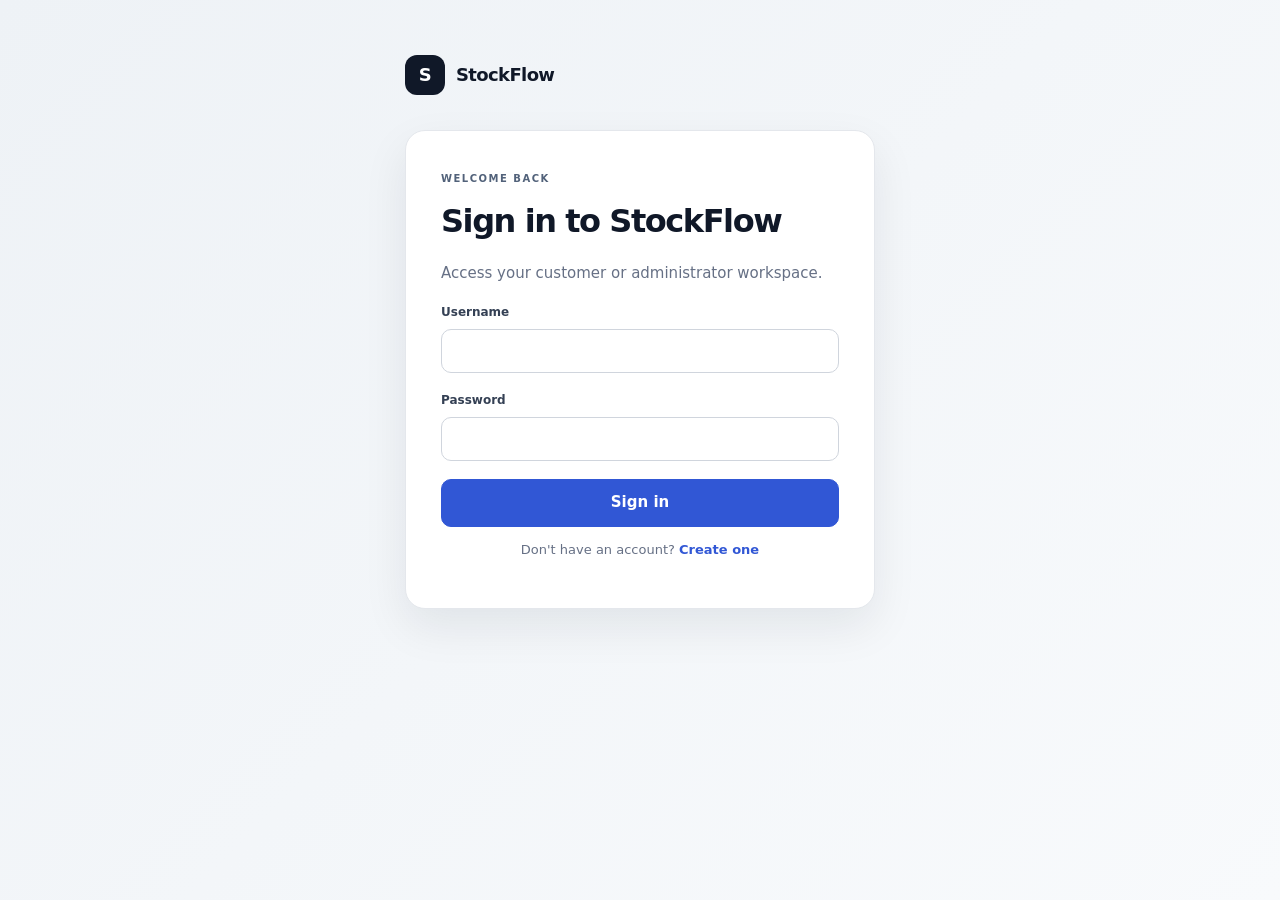
<file: src/main/resources/static/login.html>
<!doctype html><html><head><meta charset="UTF-8"><meta name="viewport" content="width=device-width,initial-scale=1"><title>Login | StockFlow</title><link rel="stylesheet" href="css/style.css"></head><body class="auth"><main><a class="brand" href="index.html"><b>S</b> StockFlow</a><section class="auth-card"><small>WELCOME BACK</small><h1>Sign in to StockFlow</h1><p>Access your customer or administrator workspace.</p><div id="error" class="error hidden"></div><form id="form"><label>Username<input id="username" required autocomplete="username"></label><label>Password<input id="password" type="password" required autocomplete="current-password"></label><button id="submit" class="btn primary full">Sign in</button></form><p class="center">Don't have an account? <a href="register.html">Create one</a></p></section></main><script src="js/api.js"></script><script src="js/auth.js"></script><script>form.onsubmit=async e=>{e.preventDefault();error.classList.add('hidden');submit.disabled=true;submit.textContent='Signing in…';try{const u=await login(username.value.trim(),password.value);location.href=u.role==='ADMIN'?'admin-dashboard.html':'catalog.html'}catch(x){error.textContent=x.message;error.classList.remove('hidden')}finally{submit.disabled=false;submit.textContent='Sign in'}}</script></body></html>
</file>
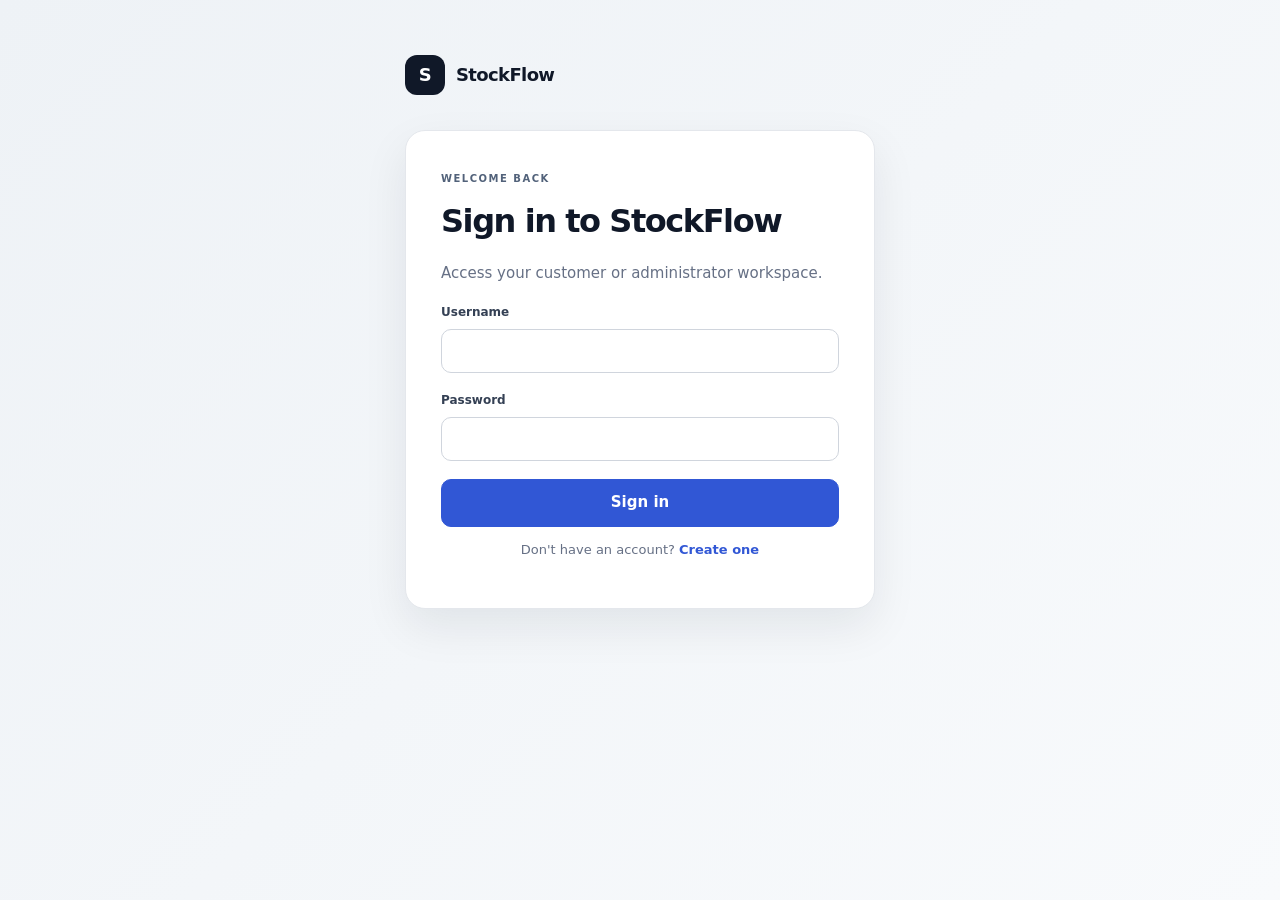
<file: src/main/resources/static/orders.html>
<!doctype html>
<html lang="en">

<head>

    <meta charset="UTF-8">

    <meta
        name="viewport"
        content="width=device-width, initial-scale=1.0"
    >

    <title>Orders | StockFlow</title>

    <link
        rel="stylesheet"
        href="css/style.css"
    >

</head>

<body>

    <header>

        <a
            class="brand"
            href="catalog.html"
        >
            <b>S</b> StockFlow
        </a>

        <nav id="nav"></nav>

    </header>

    <main class="page">

        <div class="page-head">

            <div>

                <small>CUSTOMER STORE</small>

                <h1>Order history</h1>

                <p>
                    Products you have ordered.
                </p>

            </div>

            <button
                class="btn"
                onclick="loadOrders()"
            >
                Refresh
            </button>

        </div>

        <section class="table-card">

            <div class="scroll">

                <table>

                    <thead>

                        <tr>

                            <th>Product</th>

                            <th>Price</th>

                            <th>Quantity</th>

                        </tr>

                    </thead>

                    <tbody id="orders"></tbody>

                </table>

            </div>

        </section>

    </main>

    <footer>
        StockFlow · Order History
    </footer>

    <script src="js/api.js"></script>
    <script src="js/auth.js"></script>
    <script src="js/orders.js"></script>

    <script>
        requireAuth('CUSTOMER');
    </script>

</body>

</html>
</file>
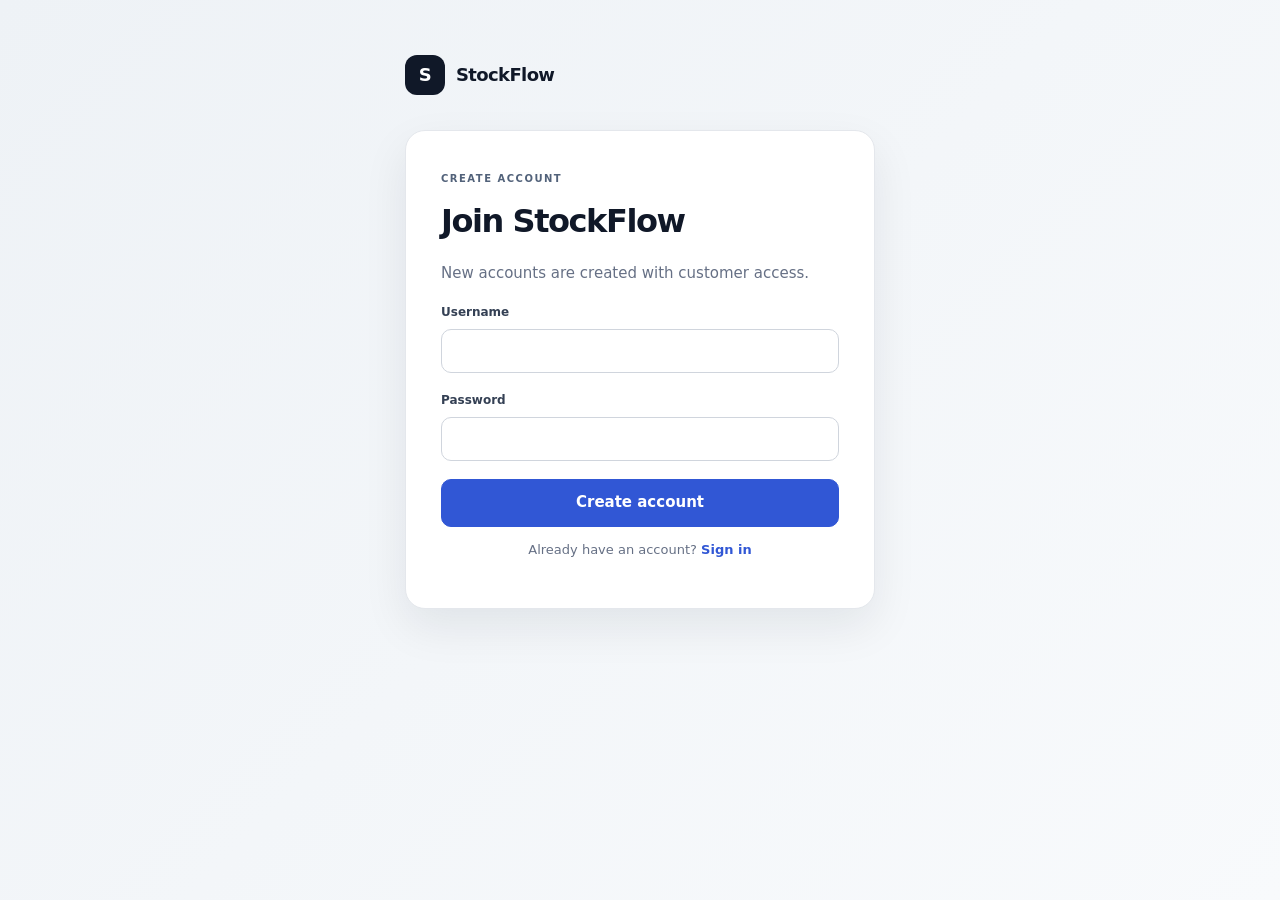
<file: src/main/resources/static/register.html>
<!doctype html><html><head><meta charset="UTF-8"><meta name="viewport" content="width=device-width,initial-scale=1"><title>Register | StockFlow</title><link rel="stylesheet" href="css/style.css"></head><body class="auth"><main><a class="brand" href="index.html"><b>S</b> StockFlow</a><section class="auth-card"><small>CREATE ACCOUNT</small><h1>Join StockFlow</h1><p>New accounts are created with customer access.</p><div id="error" class="error hidden"></div><form id="form"><label>Username<input id="username" required autocomplete="username"></label><label>Password<input id="password" type="password" minlength="6" required autocomplete="new-password"></label><button id="submit" class="btn primary full">Create account</button></form><p class="center">Already have an account? <a href="login.html">Sign in</a></p></section></main><script src="js/api.js"></script><script src="js/auth.js"></script><script>form.onsubmit=async e=>{e.preventDefault();error.classList.add('hidden');submit.disabled=true;submit.textContent='Creating…';try{await register(username.value.trim(),password.value);location.href='login.html'}catch(x){error.textContent=x.message;error.classList.remove('hidden')}finally{submit.disabled=false;submit.textContent='Create account'}}</script></body></html>
</file>
<file: src/main/resources/static/css/style.css>
:root{
  --bg:#f4f6f8;--surface:#fff;--surface-2:#f8fafc;--ink:#101828;--muted:#667085;
  --line:#e4e7ec;--accent:#3157d5;--accent-dark:#2445ad;--good:#137a4b;
  --bad:#b42318;--warn:#a15c00;--shadow:0 18px 45px rgba(16,24,40,.08);
  --radius:18px
}
*{box-sizing:border-box}
html{scroll-behavior:smooth}
body{margin:0;background:var(--bg);color:var(--ink);font:15px/1.55 Inter,ui-sans-serif,system-ui,-apple-system,"Segoe UI",sans-serif}
a{text-decoration:none;color:inherit}
button,input{font:inherit}
button{cursor:pointer}
header{height:76px;background:rgba(255,255,255,.94);border-bottom:1px solid var(--line);display:flex;align-items:center;justify-content:space-between;padding:0 max(22px,calc((100% - 1240px)/2));position:sticky;top:0;z-index:50;backdrop-filter:blur(14px)}
.brand{display:flex;align-items:center;gap:11px;font-weight:850;font-size:18px;letter-spacing:-.035em}
.brand b{display:grid;place-items:center;width:40px;height:40px;border-radius:12px;background:var(--ink);color:#fff;font-weight:900}
nav{display:flex;align-items:center;gap:5px}
nav a{padding:10px 12px;color:#475467;font-weight:700;border-radius:9px}
nav a:hover{background:#f2f4f7;color:var(--ink)}
.nav-user{display:flex;align-items:center;gap:9px;margin-left:12px;padding-left:14px;border-left:1px solid var(--line)}
.pill{font-size:11px;font-weight:800;background:#f2f4f7;border:1px solid var(--line);padding:8px 10px;border-radius:9px}
.page{width:min(1240px,calc(100% - 44px));margin:auto;padding:48px 0 80px}
.page h1{font-size:42px;line-height:1.05;letter-spacing:-.05em;margin:8px 0}
.page p{color:var(--muted);margin:0}
.page-head{display:flex;justify-content:space-between;align-items:flex-end;gap:24px;margin-bottom:30px}
small{font-size:10px;letter-spacing:.15em;font-weight:850;color:#52627a}
.btn{display:inline-flex;align-items:center;justify-content:center;gap:7px;border:1px solid var(--line);background:#fff;color:#344054;border-radius:10px;padding:11px 16px;font-weight:800;transition:.18s ease}
.btn:hover{transform:translateY(-1px);box-shadow:0 5px 15px rgba(16,24,40,.08)}
.btn.primary{background:var(--accent);border-color:var(--accent);color:#fff}
.btn.primary:hover{background:var(--accent-dark)}
.btn.danger{background:#fff1f0;border-color:#fecdca;color:var(--bad)}
.btn.small{padding:8px 11px;font-size:12px}
.btn.full{width:100%}
.btn:disabled{opacity:.5;cursor:not-allowed;transform:none;box-shadow:none}

/* Landing */
.landing{width:min(1240px,calc(100% - 44px));min-height:600px;margin:auto;display:grid;grid-template-columns:minmax(0,1.2fr) minmax(360px,.8fr);align-items:center;gap:72px}
.landing h1{font-size:clamp(46px,6vw,78px);line-height:.98;letter-spacing:-.065em;margin:15px 0 24px;max-width:780px}
.landing h1 em{font-style:normal;color:var(--accent)}
.landing p{max-width:680px;color:var(--muted);font-size:17px}
.actions{display:flex;gap:10px;margin-top:30px}
.actions .btn{display:inline-flex}
.hero-panel{background:linear-gradient(145deg,#111827,#182338);color:#fff;border-radius:24px;padding:32px;box-shadow:var(--shadow)}
.hero-panel>small{color:#aeb9ca}
.hero-panel>div:not(.tech){padding:22px 0;border-top:1px solid #344054;margin-top:11px}
.hero-panel b,.hero-panel span{display:block}
.hero-panel span{color:#aeb9ca;font-size:13px;margin-top:3px}
.hero-panel .tech{color:#98a2b3;border-top:1px solid #344054;padding-top:21px;margin-top:14px;font-size:12px}
.features{width:min(1240px,calc(100% - 44px));margin:auto;display:grid;grid-template-columns:repeat(3,1fr);gap:18px;padding-bottom:70px}
.features article{background:#fff;border:1px solid var(--line);border-radius:17px;padding:26px;min-height:155px}
.features h2{margin:18px 0 5px;font-size:21px}
.features p{color:var(--muted)}
footer{text-align:center;color:#98a2b3;font-size:12px;padding:0 20px 32px}

/* Auth */
.auth{min-height:100vh;background:linear-gradient(135deg,#eef2f6,#f8fafc)}
.auth>main{width:min(470px,calc(100% - 32px));margin:auto;padding:55px 0}
.auth-card{background:#fff;border:1px solid var(--line);border-radius:20px;padding:35px;margin-top:35px;box-shadow:var(--shadow)}
.auth-card h1{font-size:32px;letter-spacing:-.045em;margin:8px 0}
.auth-card p{color:var(--muted)}
.auth-card label,.form-card label{display:block;font-size:12px;font-weight:800;color:#344054;margin:18px 0}
.auth-card input,.form-card input{display:block;width:100%;margin-top:7px;border:1px solid #d0d5dd;border-radius:10px;padding:12px 13px;outline:none;background:#fff}
.auth-card input:focus,.form-card input:focus{border-color:#7d92e5;box-shadow:0 0 0 3px #e7ebfb}
.center{text-align:center;font-size:13px}.center a{color:var(--accent);font-weight:800}
.error{background:#fff1f0;border:1px solid #fecdca;color:var(--bad);padding:11px 13px;border-radius:10px;font-size:13px;margin-top:18px}.hidden{display:none!important}

/* Customer catalog */
.grid{display:grid;grid-template-columns:repeat(auto-fill,minmax(245px,1fr));gap:18px}
.product-card{position:relative;background:#fff;border:1px solid var(--line);border-radius:17px;padding:22px;box-shadow:0 5px 18px rgba(16,24,40,.03);transition:.2s}
.product-card:hover{transform:translateY(-3px);box-shadow:var(--shadow)}
.icon{display:grid;place-items:center;width:46px;height:46px;border-radius:12px;background:#edf1ff;color:var(--accent);font-weight:900;margin-bottom:27px}
.product-card h2{font-size:18px;margin:10px 0 3px;letter-spacing:-.02em}
.product-card code,table code{font-size:11px;color:#667085}
.price{display:block;font-size:24px;margin:19px 0 2px;letter-spacing:-.025em}
.product-card p{color:var(--muted)}
.status{display:inline-block;padding:4px 8px;border-radius:999px;font-size:10px;font-weight:850}
.good{background:#e7f6ee;color:var(--good)}.bad{background:#fff0ef;color:var(--bad)}.warn{background:#fff3df;color:var(--warn)}
.product-card>.status{position:absolute;top:20px;right:20px}

/* Empty / tables */
.empty{background:#fff;border:1px dashed #cfd5df;border-radius:15px;padding:45px;text-align:center;color:var(--muted);grid-column:1/-1}
.table-card,.form-card,.summary{background:#fff;border:1px solid var(--line);border-radius:17px;padding:23px;box-shadow:0 4px 15px rgba(16,24,40,.025)}
.table-card h2,.form-card h2{font-size:18px;margin:0 0 18px}
.scroll{overflow:auto}
table{width:100%;border-collapse:collapse;min-width:570px}
th,td{text-align:left;padding:14px 11px;border-bottom:1px solid var(--line);font-size:13px}
th{font-size:10px;letter-spacing:.1em;text-transform:uppercase;color:#667085}
tbody tr:hover{background:#fafbfc}

/* Cart */
.cart-layout{display:grid;grid-template-columns:minmax(0,1fr) 340px;gap:22px;margin-top:27px}
.stack{display:grid;gap:11px}
.cart-item{background:#fff;border:1px solid var(--line);border-radius:15px;padding:18px 20px;display:grid;grid-template-columns:minmax(0,1fr) auto auto;align-items:center;gap:22px}
.cart-item h3{margin:0;font-size:16px}.cart-item p{margin:3px 0}
.qty{display:flex;align-items:center;gap:12px}
.qty button{width:31px;height:31px;border:1px solid var(--line);background:#fff;border-radius:8px;font-weight:850}
.remove{display:block;border:0;background:none;color:var(--bad);font-size:11px;font-weight:750;margin-top:5px;cursor:pointer}
.summary{height:max-content;position:sticky;top:98px}
.summary>div{display:flex;justify-content:space-between;padding:17px 0;border-bottom:1px solid var(--line)}
.summary .btn{margin-top:20px}

/* Admin dashboard */
.admin-cards{display:grid;grid-template-columns:repeat(2,minmax(0,1fr));gap:20px;margin-top:32px}
.admin-cards>a{display:block;background:#fff;border:1px solid var(--line);border-radius:19px;padding:30px;min-height:220px;transition:.2s}
.admin-cards>a:hover{transform:translateY(-4px);box-shadow:var(--shadow);border-color:#cfd7ee}
.admin-cards h2{font-size:25px;letter-spacing:-.03em;margin:18px 0 8px}
.admin-cards p{color:var(--muted);max-width:430px;min-height:48px}
.admin-cards b{display:inline-block;margin-top:18px;font-size:13px}

/* Admin product page */
.admin-layout{display:grid;grid-template-columns:340px minmax(0,1fr);gap:22px;margin-top:28px;align-items:start}
.form-card{position:sticky;top:98px}
.form-card .btn{margin-top:8px}

/* Inventory */
.stats{display:grid;grid-template-columns:repeat(4,minmax(0,1fr));gap:15px;margin:28px 0 20px}
.stats div{background:#fff;border:1px solid var(--line);border-radius:15px;padding:20px}
.stats span{display:block;color:var(--muted);font-size:11px;font-weight:650}
.stats b{display:block;font-size:29px;letter-spacing:-.03em;margin-top:6px}

/* Responsive */
@media(max-width:900px){
  .landing{grid-template-columns:1fr;gap:38px;padding:55px 0}
  .features,.admin-cards{grid-template-columns:1fr}
  .cart-layout,.admin-layout{grid-template-columns:1fr}
  .form-card,.summary{position:static}
  .stats{grid-template-columns:repeat(2,1fr)}
}
@media(max-width:650px){
  header{height:68px;padding:0 14px}
  header nav a:not(:last-child){display:none}
  .nav-user{border-left:0;margin-left:0;padding-left:5px}
  .pill{display:none}
  .page,.landing,.features{width:min(100% - 24px,1240px)}
  .page{padding-top:30px}.page h1{font-size:34px}
  .page-head{align-items:flex-start;flex-direction:column}
  .landing h1{font-size:45px}
  .landing{min-height:auto}
  .features{grid-template-columns:1fr}
  .cart-item{grid-template-columns:1fr}
  .stats{grid-template-columns:1fr 1fr}
}
@media(max-width:420px){
  .auth-card{padding:25px}
  .actions{flex-direction:column}
  .actions .btn{width:100%}
  .stats{grid-template-columns:1fr}
}
.product-image {
    width: 100%;
    height: 220px;
    display: flex;
    align-items: center;
    justify-content: center;
    overflow: hidden;
    border-radius: 14px;
    background: #f5f7fa;
    margin-bottom: 16px;
}

.product-image img {
    width: 100%;
    height: 100%;
    object-fit: contain;
    padding: 15px;
    transition: transform 0.25s ease;
}

.product-card:hover .product-image img {
    transform: scale(1.05);
}
</file>
